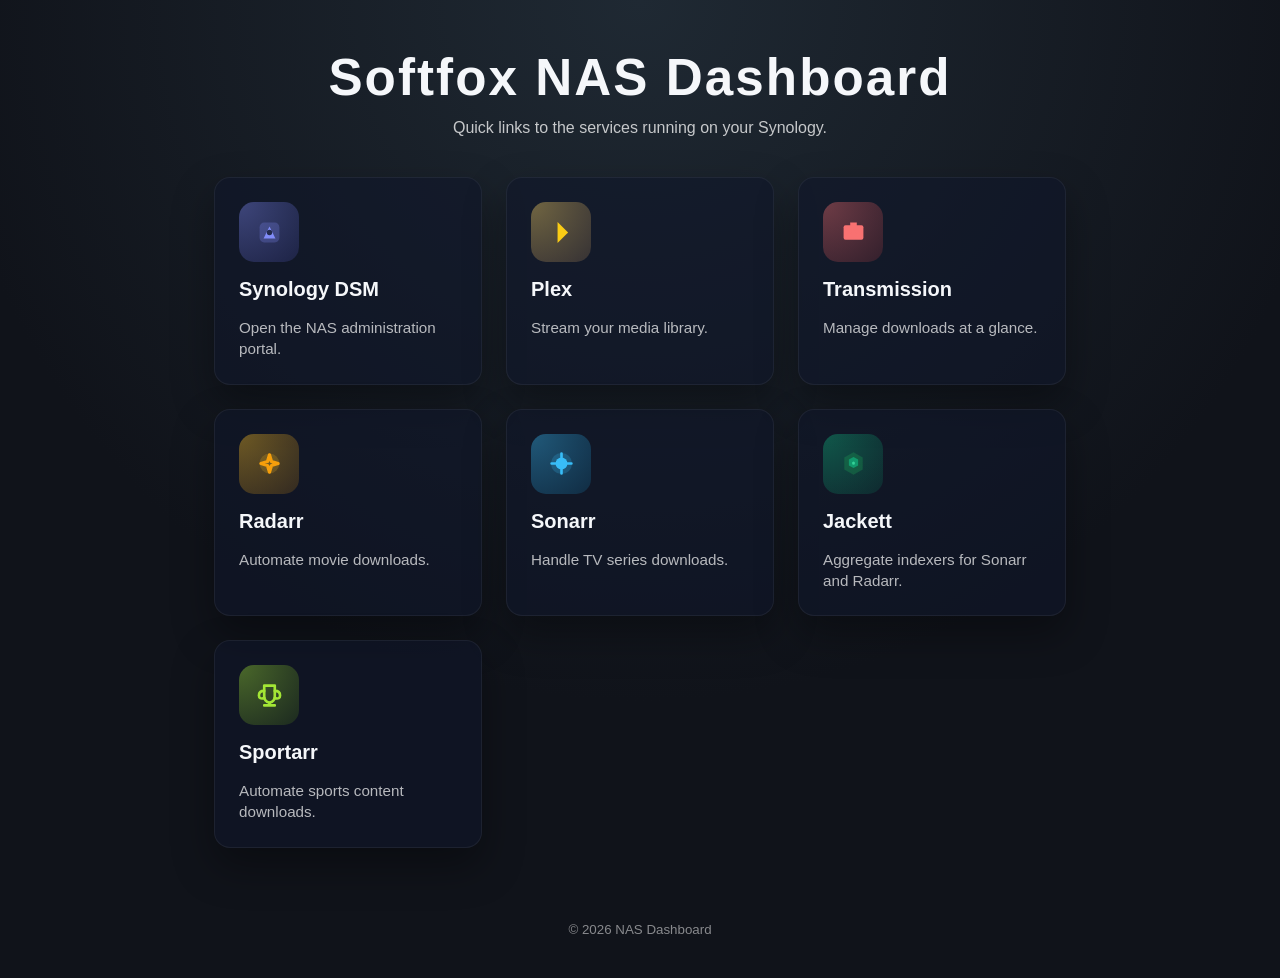
<file: public/index.html>
<!DOCTYPE html>
<html lang="en">
  <head>
    <meta charset="UTF-8" />
    <meta name="viewport" content="width=device-width, initial-scale=1.0" />
    <title>Softfox NAS Dashboard</title>
    <link rel="stylesheet" href="styles.css" />
  </head>
  <body>
    <main>
      <header>
        <h1>Softfox NAS Dashboard</h1>
        <p>Quick links to the services running on your Synology.</p>
      </header>
      <section class="grid">
        <a class="app-card" data-name="Synology DSM">
          <div class="app-icon dsm" aria-hidden="true">
            <svg viewBox="0 0 100 100" role="presentation">
              <rect x="20" y="20" width="60" height="60" rx="14" />
              <path d="M32 68L50 32L68 68H32Z" />
              <circle cx="50" cy="50" r="8" />
            </svg>
          </div>
          <div class="app-name">Synology DSM</div>
          <div class="app-meta">Open the NAS administration portal.</div>
        </a>
        <a class="app-card" data-name="Plex">
          <div class="app-icon plex" aria-hidden="true">
            <svg viewBox="0 0 100 100" role="presentation">
              <path d="M38 18L70 50L38 82V18Z" />
            </svg>
          </div>
          <div class="app-name">Plex</div>
          <div class="app-meta">Stream your media library.</div>
        </a>
        <a class="app-card" data-name="Transmission">
          <div class="app-icon transmission" aria-hidden="true">
            <svg viewBox="0 0 100 100" role="presentation">
              <rect x="20" y="28" width="60" height="44" rx="6" />
              <path d="M40 20H60V30H40V20Z" />
              <path d="M50 38L62 58H38L50 38Z" />
            </svg>
          </div>
          <div class="app-name">Transmission</div>
          <div class="app-meta">Manage downloads at a glance.</div>
        </a>
        <a class="app-card" data-name="Radarr">
          <div class="app-icon radarr" aria-hidden="true">
            <svg viewBox="0 0 100 100" role="presentation">
              <circle cx="50" cy="50" r="30" />
              <path d="M50 24L56 44L76 50L56 56L50 76L44 56L24 50L44 44L50 24Z" />
            </svg>
          </div>
          <div class="app-name">Radarr</div>
          <div class="app-meta">Automate movie downloads.</div>
        </a>
        <a class="app-card" data-name="Sonarr">
          <div class="app-icon sonarr" aria-hidden="true">
            <svg viewBox="0 0 100 100" role="presentation">
              <circle cx="50" cy="50" r="32" />
              <circle cx="50" cy="50" r="18" />
              <path d="M50 20V32M50 68V80M20 50H32M68 50H80" />
            </svg>
          </div>
          <div class="app-name">Sonarr</div>
          <div class="app-meta">Handle TV series downloads.</div>
        </a>
        <a class="app-card" data-name="Jackett">
          <div class="app-icon jackett" aria-hidden="true">
            <svg viewBox="0 0 100 100" role="presentation">
              <path d="M50 16L78 32V68L50 84L22 68V32L50 16Z" />
              <path d="M50 30L64 38V56L50 64L36 56V38L50 30Z" />
              <path d="M50 44L54 46V52L50 54L46 52V46L50 44Z" />
            </svg>
          </div>
          <div class="app-name">Jackett</div>
          <div class="app-meta">Aggregate indexers for Sonarr and Radarr.</div>
        </a>
        <a class="app-card" data-name="Sportarr">
          <div class="app-icon sportarr" aria-hidden="true">
            <svg viewBox="0 0 100 100" role="presentation">
              <path d="M34 20H66V53Q66 68 50 72Q34 68 34 53Z" />
              <path d="M34 36Q18 36 18 50Q18 62 34 58" />
              <path d="M66 36Q82 36 82 50Q82 62 66 58" />
              <path d="M50 72V80M34 80H66" />
            </svg>
          </div>
          <div class="app-name">Sportarr</div>
          <div class="app-meta">Automate sports content downloads.</div>
        </a>
      </section>
    </main>
    <footer>
      <small>&copy; <span id="year"></span> NAS Dashboard</small>
    </footer>
    <script src="apps.js"></script>
    <script>
      (function () {
        const apps = window.NAS_APPS || [];
        const appMap = new Map(apps.map((app) => [app.name.toLowerCase(), app]));
        const { protocol, hostname } = window.location;
        const cards = document.querySelectorAll('.app-card');
        cards.forEach((card) => {
          const appName = card.getAttribute('data-name') || 'app';
          const appConfig = appMap.get(appName.toLowerCase());
          const port = appConfig?.port;
          const path = appConfig?.path || '';
          if (!port) {
            return;
          }
          const url = `${protocol}//${hostname}:${port}${path}`;
          const openInNewTab = Boolean(appConfig?.openInNewTab);
          const appLink = openInNewTab ? url : `app.html?app=${encodeURIComponent(appName)}`;
          card.setAttribute('href', appLink);
          if (openInNewTab) {
            card.setAttribute('target', '_blank');
            card.setAttribute('rel', 'noopener');
          }
          card.setAttribute('title', `Open ${appName} (${url})`);
        });
        document.getElementById('year').textContent = new Date().getFullYear();
      })();
    </script>
  </body>
</html>
</file>
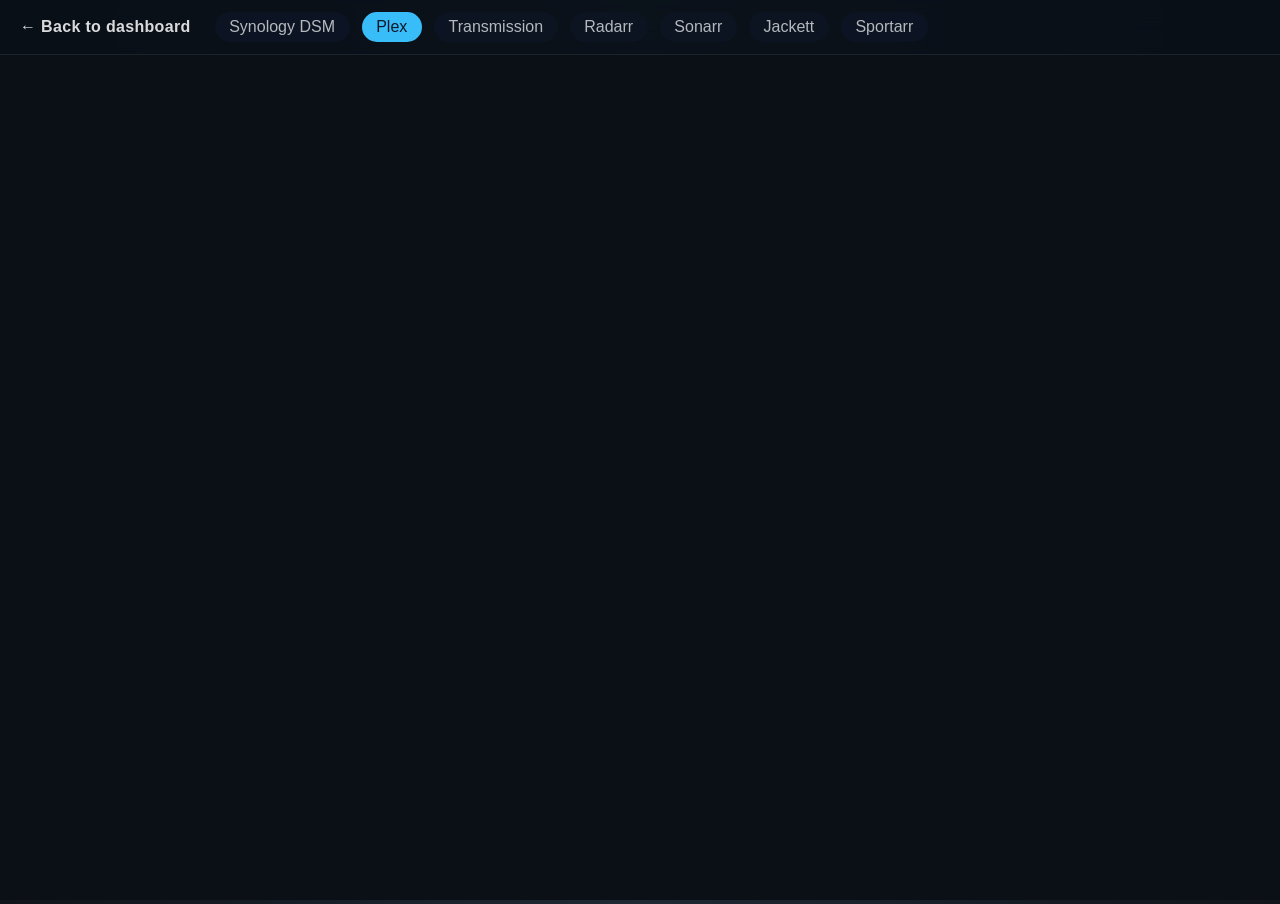
<file: public/app.html>
<!DOCTYPE html>
<html lang="en">
  <head>
    <meta charset="UTF-8" />
    <meta name="viewport" content="width=device-width, initial-scale=1.0" />
    <title>NAS Dashboard</title>
    <link rel="stylesheet" href="styles.css" />
  </head>
  <body class="app-shell">
    <header class="app-topbar">
      <a class="home-link" href="index.html">← Back to dashboard</a>
      <nav class="app-nav" id="app-nav" aria-label="NAS applications"></nav>
    </header>
    <main class="app-frame">
      <iframe id="app-frame" title="NAS application" loading="lazy"></iframe>
    </main>
    <script src="apps.js"></script>
    <script>
      (function () {
        const apps = window.NAS_APPS || [];
        if (!apps.length) {
          return;
        }

        const { protocol, hostname } = window.location;
        const nav = document.getElementById('app-nav');
        const frame = document.getElementById('app-frame');
        const params = new URLSearchParams(window.location.search);
        const requestedApp = params.get('app');

        let activeApp = apps.find((app) => !app.openInNewTab) || apps[0];

        apps.forEach((app) => {
          const link = document.createElement('a');
          link.className = 'app-nav-link';
          link.textContent = app.name;
          const appUrl = `${protocol}//${hostname}:${app.port}${app.path || ''}`;
          if (app.openInNewTab) {
            link.href = appUrl;
            link.target = '_blank';
            link.rel = 'noopener';
          } else {
            link.href = `app.html?app=${encodeURIComponent(app.name)}`;
          }
          nav.appendChild(link);

          if (
            requestedApp &&
            app.name.toLowerCase() === requestedApp.toLowerCase() &&
            !app.openInNewTab
          ) {
            activeApp = app;
          }
        });

        const appUrl = `${protocol}//${hostname}:${activeApp.port}${activeApp.path || ''}`;
        frame.src = appUrl;
        frame.title = `${activeApp.name} application`;
        document.title = `${activeApp.name} | NAS Dashboard`;

        const links = nav.querySelectorAll('.app-nav-link');
        links.forEach((link) => {
          if (link.textContent === activeApp.name) {
            link.classList.add('active');
            link.setAttribute('aria-current', 'page');
          }
        });
      })();
    </script>
  </body>
</html>
</file>
<file: public/styles.css>
:root {
  color-scheme: dark light;
  font-family: "Inter", "Segoe UI", Roboto, Helvetica, Arial, sans-serif;
  background: radial-gradient(circle at top, #1f2933, #10131a 60%);
  color: #f5f7fa;
}

* {
  box-sizing: border-box;
}

body {
  margin: 0;
  min-height: 100vh;
  display: flex;
  flex-direction: column;
  align-items: center;
  justify-content: space-between;
}

main {
  padding: 3rem 1.5rem;
  width: min(900px, 100%);
}

body.app-shell {
  align-items: stretch;
  justify-content: flex-start;
  height: 100vh;
}

body.app-shell main {
  padding: 0;
  width: 100%;
}

.app-topbar {
  display: flex;
  align-items: center;
  gap: 1.5rem;
  padding: 0.75rem 1.25rem;
  margin-bottom: 0;
  text-align: left;
  background: rgba(8, 15, 23, 0.88);
  border-bottom: 1px solid rgba(255, 255, 255, 0.08);
  backdrop-filter: blur(14px);
}

.home-link {
  text-decoration: none;
  color: rgba(255, 255, 255, 0.85);
  font-weight: 600;
  letter-spacing: 0.02em;
  white-space: nowrap;
}

.home-link:hover,
.home-link:focus-visible {
  color: #f5f7fa;
}

.app-nav {
  display: flex;
  gap: 0.75rem;
  overflow-x: auto;
  scrollbar-width: thin;
}

.app-nav-link {
  text-decoration: none;
  color: rgba(255, 255, 255, 0.7);
  padding: 0.3rem 0.85rem;
  border-radius: 999px;
  border: 1px solid transparent;
  background: rgba(15, 23, 42, 0.55);
  white-space: nowrap;
  transition: border-color 0.2s ease, color 0.2s ease, background 0.2s ease;
}

.app-nav-link:hover,
.app-nav-link:focus-visible {
  color: #f5f7fa;
  border-color: rgba(255, 255, 255, 0.2);
}

.app-nav-link.active {
  color: #0f172a;
  background: #38bdf8;
  border-color: transparent;
}

.app-frame {
  flex: 1;
  width: 100%;
  min-height: 0;
}

.app-frame iframe {
  width: 100%;
  height: 100%;
  border: 0;
  background: #0b1016;
}

header {
  text-align: center;
  margin-bottom: 2.5rem;
}

h1 {
  margin: 0;
  font-size: clamp(2.5rem, 5vw, 3.2rem);
  letter-spacing: 0.04em;
}

header p {
  margin-top: 0.75rem;
  color: rgba(255, 255, 255, 0.75);
}

.grid {
  display: grid;
  gap: 1.5rem;
  grid-template-columns: repeat(auto-fit, minmax(200px, 1fr));
}

.app-card {
  display: flex;
  flex-direction: column;
  align-items: flex-start;
  gap: 1rem;
  background: rgba(15, 23, 42, 0.6);
  border: 1px solid rgba(255, 255, 255, 0.06);
  border-radius: 1rem;
  padding: 1.5rem;
  text-decoration: none;
  color: inherit;
  box-shadow: 0 18px 40px rgba(0, 0, 0, 0.35);
  transition: transform 0.2s ease, border-color 0.2s ease, box-shadow 0.2s ease;
}

.app-card:hover,
.app-card:focus-visible {
  transform: translateY(-4px) scale(1.01);
  border-color: rgba(255, 255, 255, 0.18);
  box-shadow: 0 24px 48px rgba(0, 0, 0, 0.4);
}

.app-card:focus-visible {
  outline: 2px solid #38bdf8;
  outline-offset: 4px;
}

.app-icon {
  width: 60px;
  height: 60px;
  display: grid;
  place-items: center;
  border-radius: 15px;
  position: relative;
  overflow: hidden;
}

.app-icon svg {
  width: 55%;
  height: 55%;
  fill: currentColor;
  stroke: transparent;
}

.app-icon.sonarr svg path,
.app-icon.radarr svg path,
.app-icon.sportarr svg path {
  fill: none;
  stroke: currentColor;
  stroke-width: 8;
  stroke-linejoin: round;
  stroke-linecap: round;
}

.app-icon.sonarr svg circle:nth-of-type(1) {
  fill: rgba(56, 189, 248, 0.2);
  stroke: none;
}

.app-icon.sonarr svg circle:nth-of-type(2) {
  fill: #38bdf8;
  stroke: none;
}

.app-icon.radarr svg circle {
  fill: rgba(251, 191, 36, 0.18);
}

.app-icon.radarr svg path {
  stroke-width: 10;
}

.app-icon.plex {
  background: radial-gradient(circle at top left, rgba(254, 215, 102, 0.4), rgba(253, 186, 116, 0.15));
  color: #facc15;
}

.app-icon.dsm {
  background: radial-gradient(circle at top left, rgba(129, 140, 248, 0.4), rgba(99, 102, 241, 0.15));
  color: #818cf8;
}

.app-icon.transmission {
  background: radial-gradient(circle at top left, rgba(248, 113, 113, 0.4), rgba(239, 68, 68, 0.15));
  color: #f87171;
}

.app-icon.radarr {
  background: radial-gradient(circle at top left, rgba(251, 191, 36, 0.4), rgba(245, 158, 11, 0.15));
  color: #f59e0b;
}

.app-icon.sonarr {
  background: radial-gradient(circle at top left, rgba(56, 189, 248, 0.4), rgba(14, 165, 233, 0.15));
  color: #38bdf8;
}

.app-icon.jackett {
  background: radial-gradient(circle at top left, rgba(16, 185, 129, 0.4), rgba(5, 150, 105, 0.15));
  color: #34d399;
}

.app-icon.sportarr {
  background: radial-gradient(circle at top left, rgba(163, 230, 53, 0.4), rgba(101, 163, 13, 0.15));
  color: #a3e635;
}

.app-icon.dsm svg rect {
  fill: rgba(129, 140, 248, 0.25);
}

.app-icon.dsm svg path {
  fill: currentColor;
}

.app-icon.dsm svg circle {
  fill: rgba(15, 23, 42, 0.82);
}

.app-icon.jackett svg path:nth-of-type(1) {
  fill: rgba(34, 197, 94, 0.22);
}

.app-icon.jackett svg path:nth-of-type(2) {
  fill: rgba(16, 185, 129, 0.65);
}

.app-icon.jackett svg path:nth-of-type(3) {
  fill: currentColor;
}

.app-name {
  font-size: 1.25rem;
  font-weight: 600;
}

.app-meta {
  font-size: 0.95rem;
  color: rgba(255, 255, 255, 0.7);
  line-height: 1.4;
}

footer {
  padding: 1.5rem 0 2.5rem;
  color: rgba(255, 255, 255, 0.5);
}

@media (max-width: 520px) {
  main {
    padding-top: 2rem;
  }

  header p {
    font-size: 0.95rem;
  }

  .app-card {
    padding: 1.25rem;
  }

  .app-icon {
    width: 52px;
    height: 52px;
  }

  .app-topbar {
    flex-direction: column;
    align-items: flex-start;
    gap: 0.75rem;
  }

  .app-nav {
    width: 100%;
    padding-bottom: 0.25rem;
  }
}
</file>
